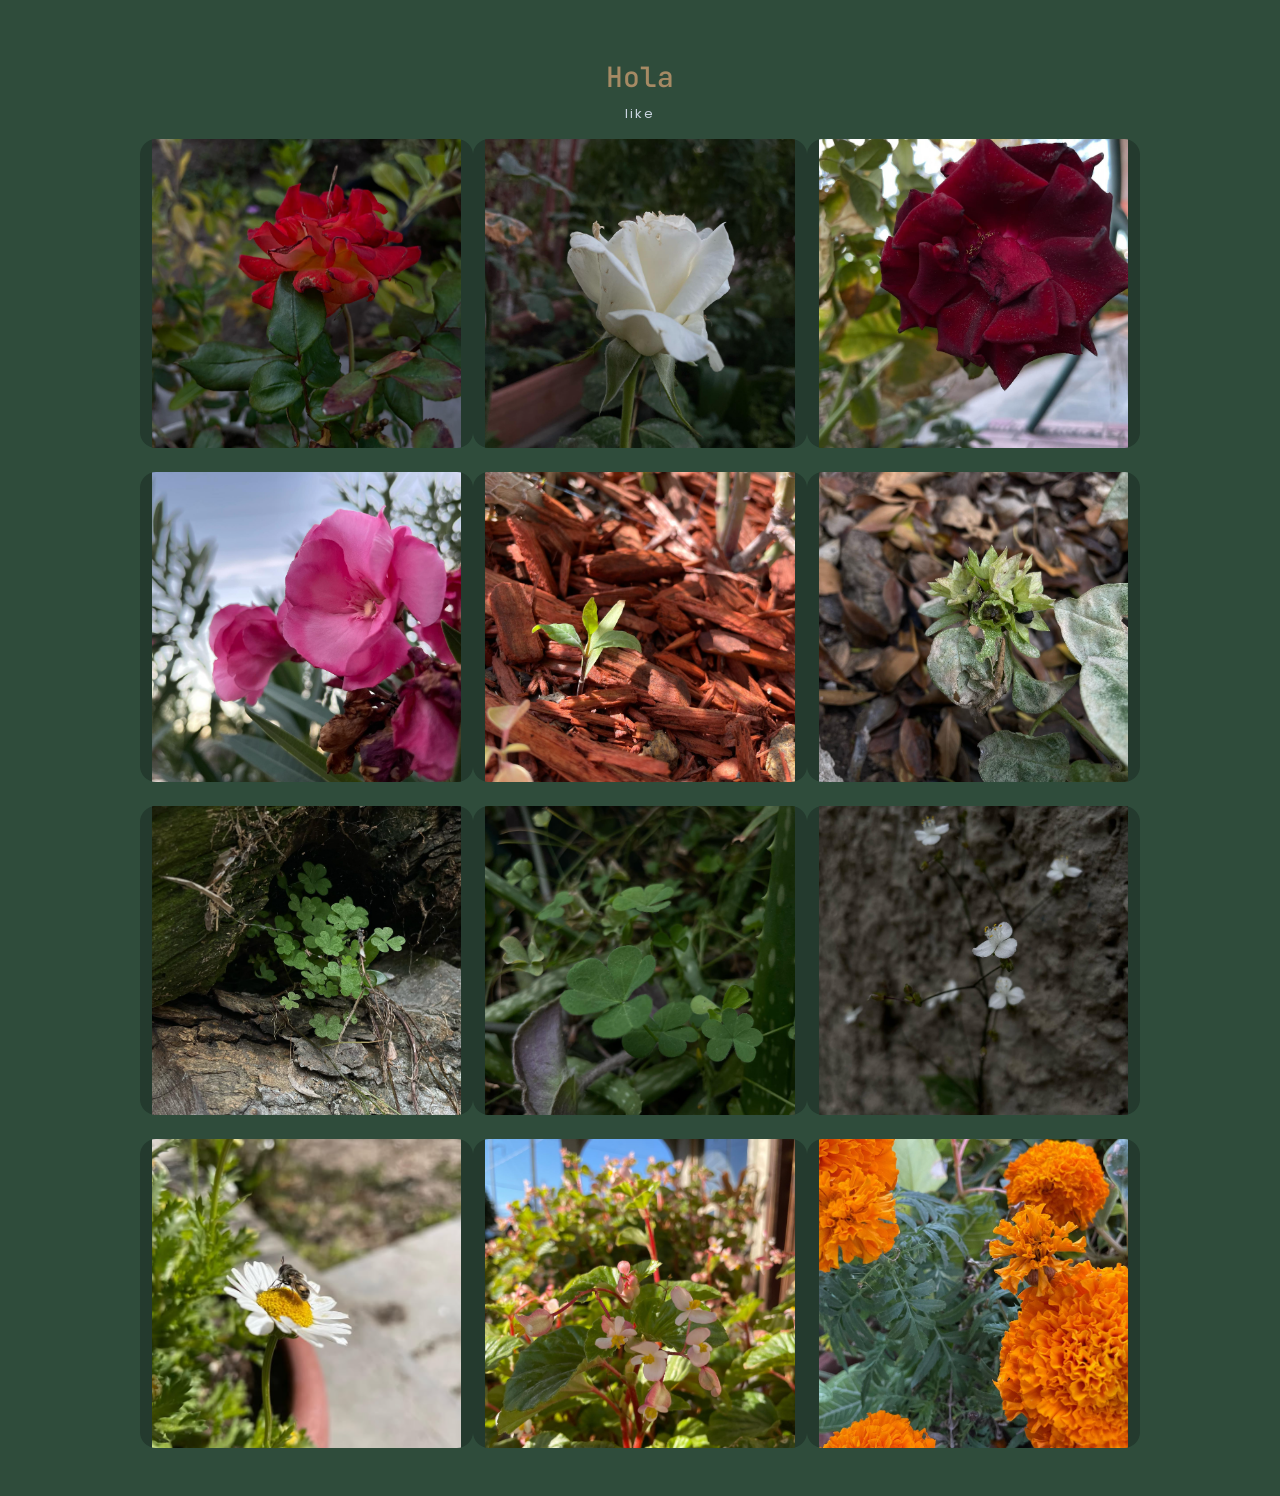
<file: flores 3.html>
<!DOCTYPE html>
<html lang="es">
<head>
<meta charset="UTF-8">
<title>Galería</title>

<link href="https://cdn.jsdelivr.net/npm/bootstrap@5.3.3/dist/css/bootstrap.min.css" rel="stylesheet">

<!-- SOLO 2 TIPOGRAFÍAS -->
<link href="https://fonts.googleapis.com/css2?family=Poppins:wght@300;400;500&family=JetBrains+Mono:wght@400;600&display=swap" rel="stylesheet">

<style>

:root {
  --bg: #2f4c3b;
  --surface: #243a2e;
  --text: #e6e6e6;
  --accent: #a68a64;
}

/* BASE */
body {
  background: var(--bg);
  color: var(--text);
  font-family: 'Poppins', sans-serif;
}

/* TITULO */
h1 {
  font-family: 'JetBrains Mono', monospace;
  font-size: 28px;
  text-align: center;
  margin: 60px 0 10px;
  color: var(--accent);
}

/* SUBTITULO */
p {
  text-align: center;
  color: #cbd5e1;
  margin-bottom: 40px;
  font-size: 13px;
  letter-spacing: 2px;
}

/* GALERIA */
.gallery {
  max-width: 1000px;
  margin: auto;
}

/* ITEM */
.item {
  position: relative;
  overflow: hidden;
  border-radius: 16px;
  background: var(--surface);
}

/* IMAGEN */
.item img {
  width: 100%;
  aspect-ratio: 1/1;
  object-fit: cover;
  transition: 0.5s ease;
}

/* HOVER */
.item:hover img {
  transform: scale(1.08);
  filter: brightness(0.8);
}

/* OVERLAY TECH */
.item::after {
   content: "";
  position: absolute;
  inset: 0;
  background: rgba(0,0,0,0.3);
  opacity: 0;
  transition: 0.3s;
}

.item:hover::after {
  opacity: 1;
}

/* ANIMACION */
.item {
  opacity: 0;
  transform: translateY(20px);
  animation: fadeUp 0.7s ease forwards;
}

.item:nth-child(1){animation-delay:.1s;}
.item:nth-child(2){animation-delay:.2s;}
.item:nth-child(3){animation-delay:.3s;}
.item:nth-child(4){animation-delay:.4s;}
.item:nth-child(5){animation-delay:.5s;}
.item:nth-child(6){animation-delay:.6s;}

@keyframes fadeUp {
  to {
    opacity: 1;
    transform: translateY(0);
  }
}

/* MODAL */
.modal-img {
  width: 100%;
  border-radius: 12px;
  transform: scale(0.8);
  transition: 0.4s;
}

.modal.show .modal-img {
  transform: scale(1);
}

</style>
</head>

<body>

<h1>Hola</h1>
<p>like</p>

<div class="container gallery">
  <div class="row g-4">

  <div class="container gallery">
  <div class="row g-4">

    <div class="col-6 col-md-4 item">
      <img src="Captura de pantalla 2026-04-22 071923.png" onclick="openModal(this.src)">
    </div>

    <div class="col-6 col-md-4 item">
      <img src="Captura de pantalla 2026-04-22 071935.png" onclick="openModal(this.src)">
    </div>

    <div class="col-6 col-md-4 item">
      <img src="Captura de pantalla 2026-04-22 071943.png" onclick="openModal(this.src)">
    </div>

    <div class="col-6 col-md-4 item">
      <img src="Captura de pantalla 2026-04-22 071950.png" onclick="openModal(this.src)">
    </div>

    <div class="col-6 col-md-4 item">
      <img src="Captura de pantalla 2026-04-22 072013.png" onclick="openModal(this.src)">
    </div>

    <div class="col-6 col-md-4 item">
      <img src="Captura de pantalla 2026-04-22 072030.png" onclick="openModal(this.src)">
    </div>

    <div class="col-6 col-md-4 item">
      <img src="Captura de pantalla 2026-04-22 072049.png" onclick="openModal(this.src)">
    </div>

    <div class="col-6 col-md-4 item">
      <img src="Captura de pantalla 2026-04-22 075501.png" onclick="openModal(this.src)">
    </div>

    <div class="col-6 col-md-4 item">
      <img src="Captura de pantalla 2026-04-22 075509.png" onclick="openModal(this.src)">
    </div>

    <div class="col-6 col-md-4 item">
      <img src="Captura de pantalla 2026-04-22 075539.png" onclick="openModal(this.src)">
    </div>

    <div class="col-6 col-md-4 item">
      <img src="Captura de pantalla 2026-04-22 075559.png" onclick="openModal(this.src)">
    </div>

    <div class="col-6 col-md-4 item">
      <img src="Captura de pantalla 2026-04-22 075625.png" onclick="openModal(this.src)">
    </div>

  </div>
</div>
  </div>
</div>

<!-- MODAL -->
<div class="modal fade" id="imgModal">
  <div class="modal-dialog modal-dialog-centered">
    <div class="modal-content bg-dark border-0">
      <div class="modal-body text-center">
        <img id="modalImage" class="modal-img">
      </div>
    </div>
  </div>
</div>

<script src="https://cdn.jsdelivr.net/npm/bootstrap@5.3.3/dist/js/bootstrap.bundle.min.js"></script>

<script>
function openModal(src){
  document.getElementById('modalImage').src = src;
  var modal = new bootstrap.Modal(document.getElementById('imgModal'));
  modal.show();
}
</script>

<br>
<br>

</body>
</html>
</file>
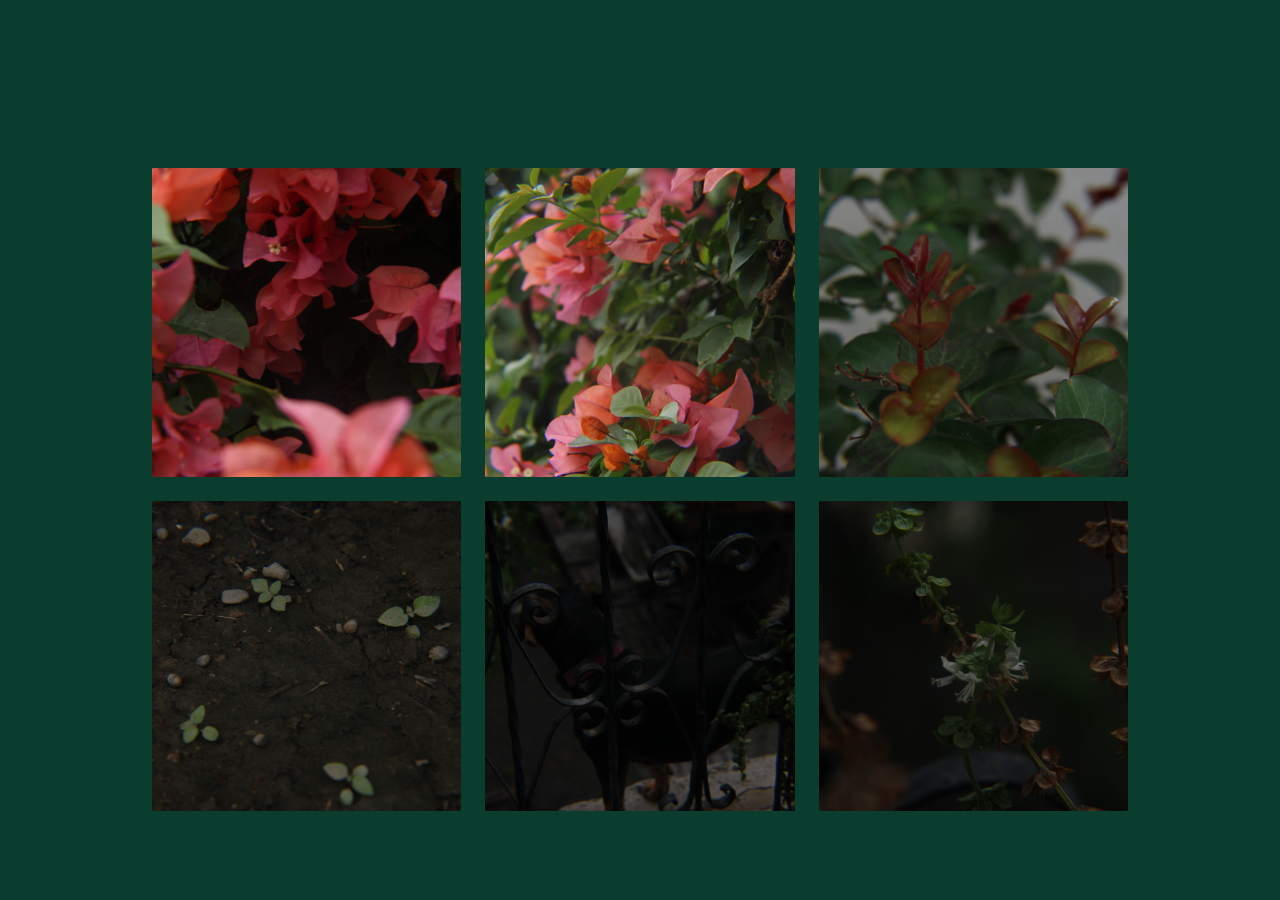
<file: flower.html>
<!DOCTYPE html>
<html lang="es">
<head>
<meta charset="UTF-8">
<title>Galería</title>

<link href="https://cdn.jsdelivr.net/npm/bootstrap@5.3.3/dist/css/bootstrap.min.css" rel="stylesheet">

<!-- SOLO 2 FUENTES (PRO) -->
<link href="https://fonts.googleapis.com/css2?family=Great+Vibes&family=Poppins:wght@300;400;500&display=swap" rel="stylesheet">

<style>

:root {
  --bg: #0b3d2e;
  --surface: #102f25;
  --text: #f8f5f2;
  --muted: #cbd5e1;
  --accent: #f4a261;
}

/* BASE */
body {
  background: var(--bg);
  font-family: 'Poppins', sans-serif;
  color: var(--text);
}

/* CONTENIDO */
.contenido {
  max-width: 900px;
  margin: 80px auto 40px;
  text-align: center;
}

/* TITULO LETTERING */
h1 {
  font-family: 'Great Vibes', cursive;
  font-size: 70px;
  color: var(--accent);
  margin-bottom: 10px;
}

/* SUBTITULO */
h2 {
  font-size: 14px;
  letter-spacing: 3px;
  color: var(--muted);
  text-align: center;
  margin-bottom: 60px;
}

/* GALERIA */
.gallery {
  max-width: 1000px;
  margin: auto;
}

/* ITEM */
.item {
  position: relative;
  overflow: hidden;
  border-radius: 16px;
}

/* IMAGEN */
.item img {
  width: 100%;
  aspect-ratio: 1/1;
  object-fit: cover;
  transition: 0.5s ease;
}

/* HOVER PRO */
.item:hover img {
  transform: scale(1.1);
  filter: brightness(0.85);
}

/* OVERLAY SUAVE */
.item::after {
  content: "";
  position: absolute;
  inset: 0;
  background: linear-gradient(transparent, rgba(0,0,0,0.5));
  opacity: 0;
  transition: 0.4s;
}

.item:hover::after {
  opacity: 1;
}

/* ANIMACION */
.item {
  opacity: 0;
  transform: translateY(30px);
  animation: fadeUp 0.8s ease forwards;
}

.item:nth-child(1){animation-delay:.1s;}
.item:nth-child(2){animation-delay:.2s;}
.item:nth-child(3){animation-delay:.3s;}
.item:nth-child(4){animation-delay:.4s;}
.item:nth-child(5){animation-delay:.5s;}
.item:nth-child(6){animation-delay:.6s;}

@keyframes fadeUp {
  to {
    opacity: 1;
    transform: translateY(0);
  }
}

/* MODAL */
.modal-img {
  width: 100%;
  border-radius: 12px;
  transform: scale(0.8);
  transition: 0.4s;
}

.modal.show .modal-img {
  transform: scale(1);
}

</style>
</head>

<body>

<div class="contenido">
 <br>
 <br>
</div>

<div class="container gallery">
  <div class="row g-4">

    <div class="col-6 col-md-4 item">
      <img src="IMG_9693.JPG" onclick="openModal(this.src)">
    </div>

    <div class="col-6 col-md-4 item">
      <img src="IMG_9694.JPG" onclick="openModal(this.src)">
    </div>

    <div class="col-6 col-md-4 item">
      <img src="IMG_9700.JPG" onclick="openModal(this.src)">
    </div>

    <div class="col-6 col-md-4 item">
      <img src="IMG_9707.JPG" onclick="openModal(this.src)">
    </div>

    <div class="col-6 col-md-4 item">
      <img src="IMG_9720.JPG" onclick="openModal(this.src)">
    </div>

    <div class="col-6 col-md-4 item">
      <img src="IMG_9721.JPG" onclick="openModal(this.src)">
    </div>

  </div>
</div>

<!-- MODAL -->
<div class="modal fade" id="imgModal">
  <div class="modal-dialog modal-dialog-centered">
    <div class="modal-content bg-dark border-0">
      <div class="modal-body text-center">
        <img id="modalImage" class="modal-img">
      </div>
    </div>
  </div>
</div>

<script src="https://cdn.jsdelivr.net/npm/bootstrap@5.3.3/dist/js/bootstrap.bundle.min.js"></script>

<script>
function openModal(src){
  document.getElementById('modalImage').src = src;
  var modal = new bootstrap.Modal(document.getElementById('imgModal'));
  modal.show();
}
</script>

<br>
<br>

</body>
</html>
</file>
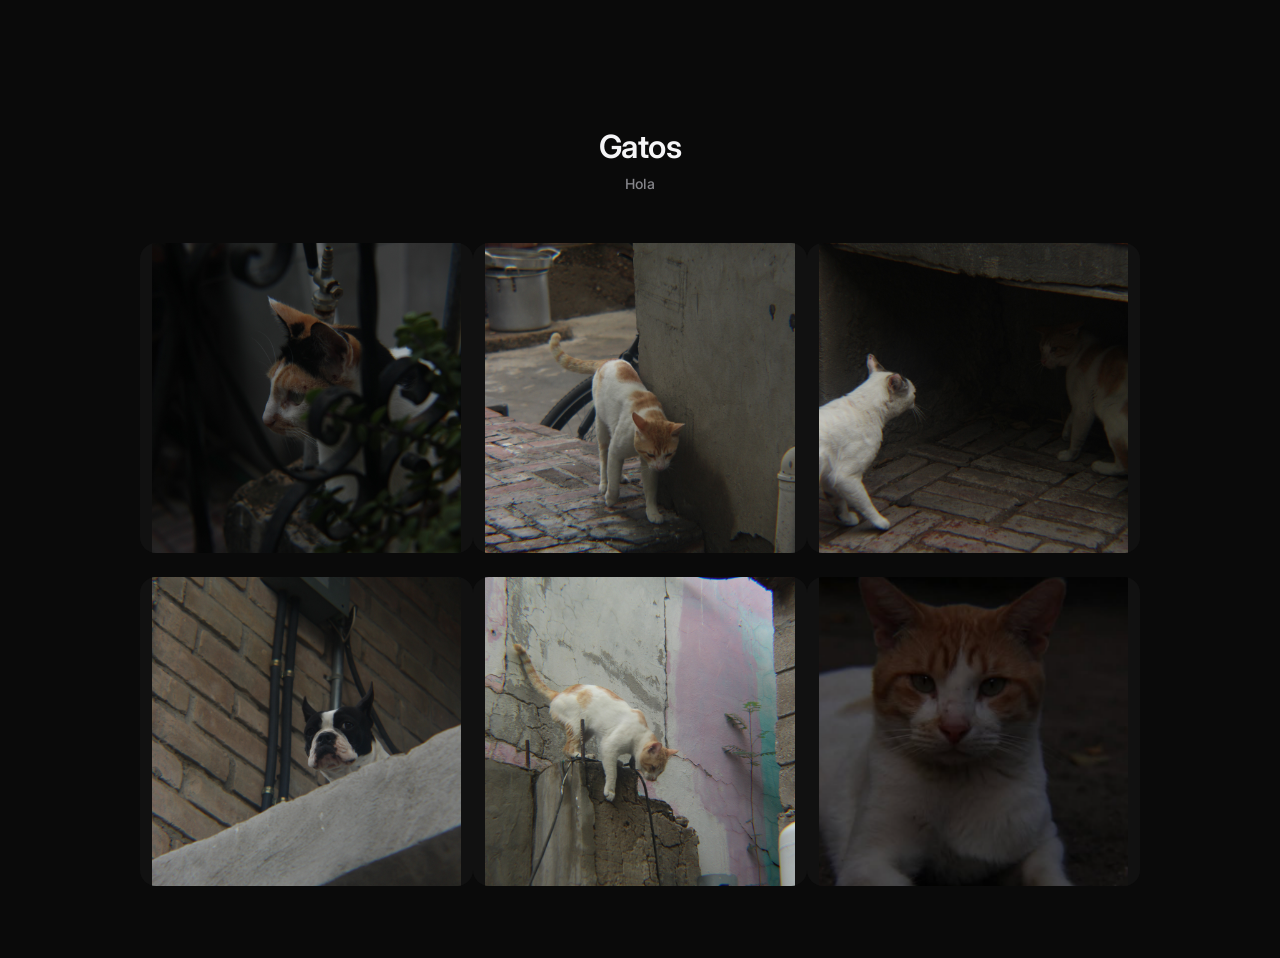
<file: fotos.html>
<!DOCTYPE html>
<html lang="es">
<head>
<meta charset="UTF-8">
<title>Galería</title>

<link href="https://cdn.jsdelivr.net/npm/bootstrap@5.3.3/dist/css/bootstrap.min.css" rel="stylesheet">

<!-- FUENTE APPLE STYLE -->
<link href="https://fonts.googleapis.com/css2?family=Inter:wght@300;400;500;600&display=swap" rel="stylesheet">

<style>

:root {
  --bg: #0a0a0a;
  --surface: #111111;
  --text: #f5f5f7;
  --muted: #86868b;
}

/* BASE */
body {
  background: var(--bg);
  color: var(--text);
  font-family: 'Inter', sans-serif;
}

/* TITULOS */
h1 {
  font-size: 32px;
  font-weight: 600;
  letter-spacing: -0.5px;
  text-align: center;
  margin-bottom: 10px;
}

h2 {
  font-size: 14px;
  color: var(--muted);
  text-align: center;
  margin-bottom: 50px;
}

/* CONTENIDO */
.contenido {
  max-width: 900px;
  margin: 80px auto 40px;
  text-align: center;
}

/* GALERIA */
.gallery {
  max-width: 1000px;
  margin: auto;
}

/* ITEMS */
.item {
  position: relative;
  overflow: hidden;
  border-radius: 16px;
  background: var(--surface);
}

/* IMAGEN */
.item img {
  width: 100%;
  aspect-ratio: 1/1;
  object-fit: cover;
  transition: 0.5s ease;
}

/* HOVER PRO */
.item:hover img {
  transform: scale(1.08);
  filter: brightness(0.85);
}

/* OVERLAY SUAVE */
.item::after {
  content: "";
  position: absolute;
  inset: 0;
  background: linear-gradient(transparent, rgba(0,0,0,0.5));
  opacity: 0;
  transition: 0.4s;
}

.item:hover::after {
  opacity: 1;
}

/* ANIMACION DE ENTRADA */
.item {
  opacity: 0;
  transform: translateY(30px);
  animation: fadeUp 0.8s ease forwards;
}

/* delay automático */
.item:nth-child(1){animation-delay: .1s;}
.item:nth-child(2){animation-delay: .2s;}
.item:nth-child(3){animation-delay: .3s;}
.item:nth-child(4){animation-delay: .4s;}
.item:nth-child(5){animation-delay: .5s;}
.item:nth-child(6){animation-delay: .6s;}

@keyframes fadeUp {
  to {
    opacity: 1;
    transform: translateY(0);
  }
}

/* MODAL */
.modal-img {
  width: 100%;
  border-radius: 12px;
  transform: scale(0.8);
  transition: 0.4s;
}

.modal.show .modal-img {
  transform: scale(1);
}

</style>
</head>

<body>
  <br>
  <br>


<div class="contenido">
  <h1>Gatos</h1>
  <h2>Hola</h2>

</div>

<div class="container gallery">
  <div class="row g-4">

    <div class="col-6 col-md-4 item">
      <img src="frida.JPG" onclick="openModal(this.src)">
    </div>

    <div class="col-6 col-md-4 item">
      <img src="leo.JPG" onclick="openModal(this.src)">
    </div>

    <div class="col-6 col-md-4 item">
      <img src="pelea.JPG" onclick="openModal(this.src)">
    </div>

    <div class="col-6 col-md-4 item">
      <img src="trufa.JPG" onclick="openModal(this.src)">
    </div>

    <div class="col-6 col-md-4 item">
      <img src="IMG_9685.JPG" onclick="openModal(this.src)">
    </div>

    <div class="col-6 col-md-4 item">
      <img src="Captura de pantalla 2026-04-21 225957.png" onclick="openModal(this.src)">
    </div>

  </div>
</div>

<!-- MODAL -->
<div class="modal fade" id="imgModal">
  <div class="modal-dialog modal-dialog-centered">
    <div class="modal-content bg-dark border-0">
      <div class="modal-body text-center">
        <img id="modalImage" class="modal-img">
      </div>
    </div>
  </div>
</div>

<script src="https://cdn.jsdelivr.net/npm/bootstrap@5.3.3/dist/js/bootstrap.bundle.min.js"></script>

<script>
function openModal(src){
  document.getElementById('modalImage').src = src;
  var modal = new bootstrap.Modal(document.getElementById('imgModal'));
  modal.show();
}
</script>
<br>
<br>
<br>
</body>
</html>
</file>
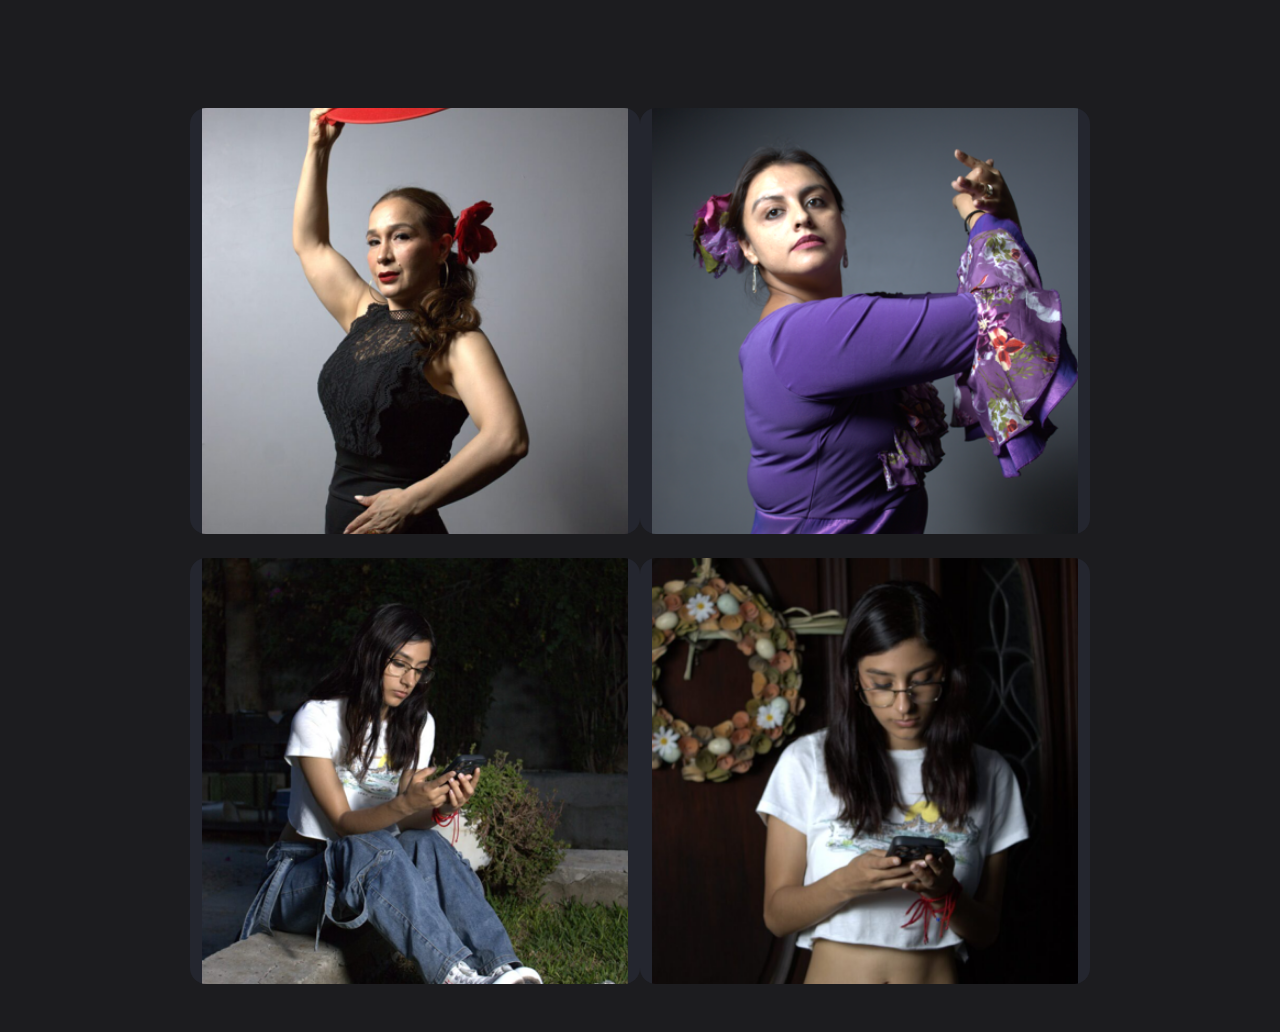
<file: perosnas.html>
<!DOCTYPE html>
<html lang="es">
<head>
<meta charset="UTF-8">
<title>Galería</title>

<link href="https://cdn.jsdelivr.net/npm/bootstrap@5.3.3/dist/css/bootstrap.min.css" rel="stylesheet">

<!-- TIPOGRAFIA PRO -->
<link href="https://fonts.googleapis.com/css2?family=Inter:wght@300;400;500;600&display=swap" rel="stylesheet">

<style>

:root {
  --bg: #1c1c1f;
  --surface: #24262f;
  --text: #f5f5f7;
  --muted: #9ca3af;
}

/* BASE */
body {
  background: var(--bg);
  color: var(--text);
  font-family: 'Inter', sans-serif;
}

/* CONTENIDO */
.contenido {
  text-align: center;
  margin: 60px 0 40px;
}

/* TITULO */
h1 {
  font-size: 28px;
  font-weight: 500;
  letter-spacing: -0.5px;
  margin-bottom: 10px;
}

/* SUBTITULO */
h2 {
  font-size: 13px;
  letter-spacing: 3px;
  color: var(--muted);
  margin-bottom: 50px;
  text-align: center;
}

/* GALERIA */
.gallery {
  max-width: 900px;
  margin: auto;
}

/* ITEM */
.item {
  position: relative;
  overflow: hidden;
  border-radius: 16px;
  background: var(--surface);
}

/* IMAGEN */
.item img {
  width: 100%;
  aspect-ratio: 1/1;
  object-fit: cover;
  transition: 0.5s ease;
}

/* HOVER */
.item:hover img {
  transform: scale(1.08);
  filter: brightness(0.85);
}

/* OVERLAY */
.item::after {
  content: "";
  position: absolute;
  inset: 0;
  background: rgba(0,0,0,0.3);
  opacity: 0;
  transition: 0.3s;
}

.item:hover::after {
  opacity: 1;
}

/* ANIMACION */
.item {
  opacity: 0;
  transform: translateY(20px);
  animation: fadeUp 0.6s ease forwards;
}

.item:nth-child(1){animation-delay:.1s;}
.item:nth-child(2){animation-delay:.2s;}
.item:nth-child(3){animation-delay:.3s;}
.item:nth-child(4){animation-delay:.4s;}

@keyframes fadeUp {
  to {
    opacity: 1;
    transform: translateY(0);
  }
}

/* MODAL */
.modal-img {
  width: 100%;
  border-radius: 12px;
  transform: scale(0.8);
  transition: 0.4s;
}

.modal.show .modal-img {
  transform: scale(1);
}

</style>
</head>

<body>

  <br>
  <br>


<div class="contenido">
  
</div>

<div class="container gallery">
  <div class="row g-4">

    <div class="col-6 item">
      <img src="1.png" onclick="openModal(this.src)">
    </div>

    <div class="col-6 item">
      <img src="3.png" onclick="openModal(this.src)">
    </div>

    <div class="col-6 item">
      <img src="2.png" onclick="openModal(this.src)">
    </div>

    <div class="col-6 item">
      <img src="4.png" onclick="openModal(this.src)">
    </div>

  </div>
</div>

<!-- MODAL -->
<div class="modal fade" id="imgModal">
  <div class="modal-dialog modal-dialog-centered">
    <div class="modal-content bg-dark border-0">
      <div class="modal-body text-center">
        <img id="modalImage" class="modal-img">
      </div>
    </div>
  </div>
</div>

<script src="https://cdn.jsdelivr.net/npm/bootstrap@5.3.3/dist/js/bootstrap.bundle.min.js"></script>

<script>
function openModal(src){
  document.getElementById('modalImage').src = src;
  var modal = new bootstrap.Modal(document.getElementById('imgModal'));
  modal.show();
}
</script>

<br>
<br>

</body>
</html>
</file>
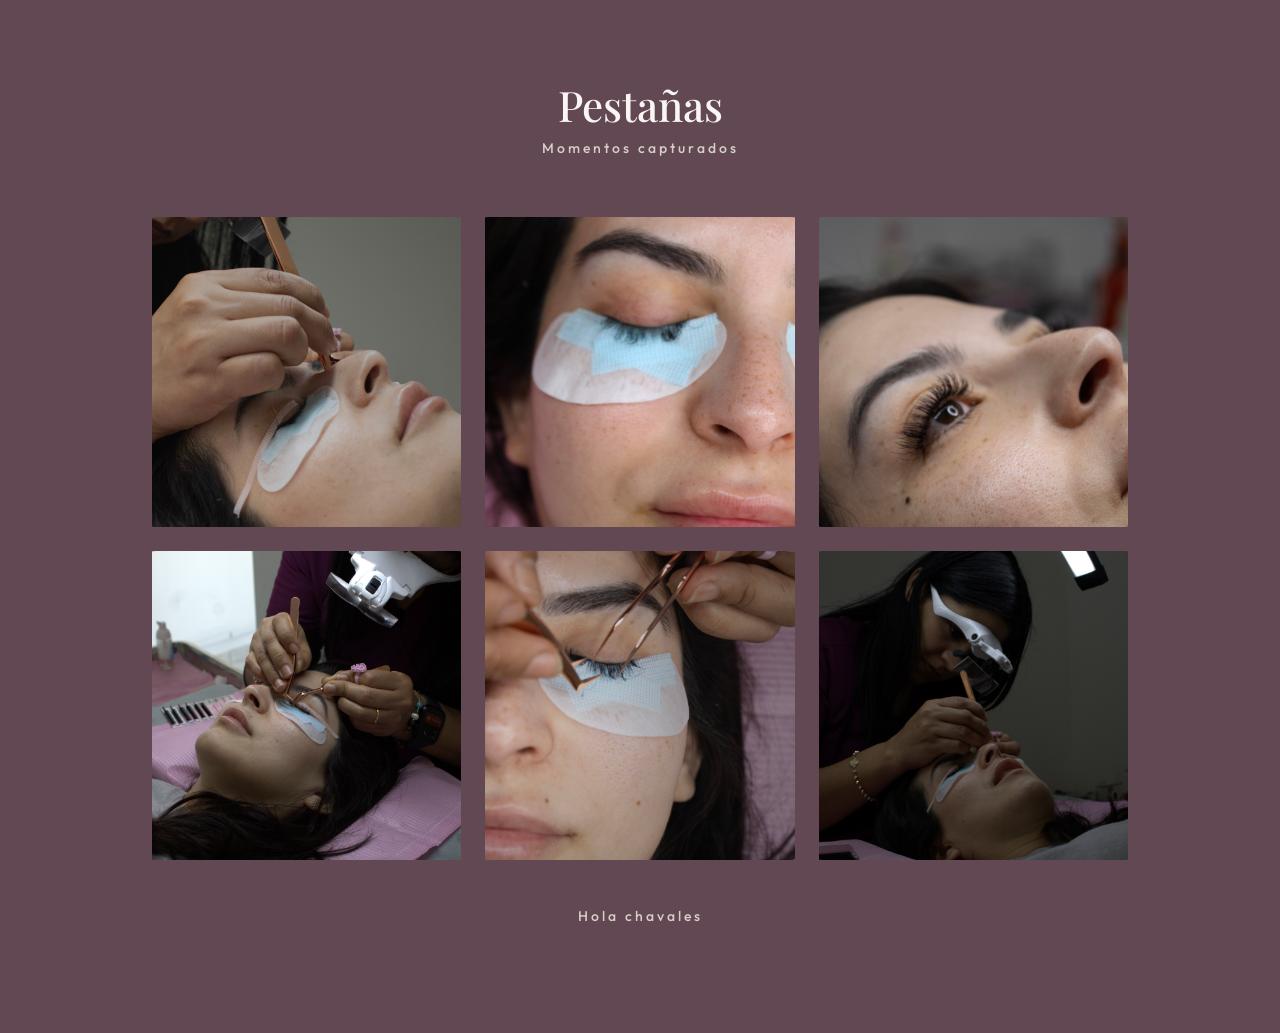
<file: trabajodecejas.html>
<!DOCTYPE html>
<html lang="es">
<head>
<meta charset="UTF-8">
<title>Galería</title>

<link href="https://cdn.jsdelivr.net/npm/bootstrap@5.3.3/dist/css/bootstrap.min.css" rel="stylesheet">

<!-- TIPOGRAFÍA ELEGANTE -->
<link href="https://fonts.googleapis.com/css2?family=Outfit:wght@300;400;600&family=Playfair+Display:wght@500&display=swap" rel="stylesheet">

<style>

:root {
  --bg: #624853;
  --surface: #4b3640;
  --text: #f8f5f2;
  --muted: #d6cfc7;
  --accent: #f4a261;
}

/* BASE */
body {
  background: var(--bg);
  color: var(--text);
  font-family: 'Outfit', sans-serif;
}

/* CONTENIDO */
.contenido {
  text-align: center;
  margin: 80px 0 40px;
}

/* TITULO */
h1 {
  font-family: 'Playfair Display', serif;
  font-size: 42px;
  margin-bottom: 10px;
}

/* SUBTITULO */
h2 {
  font-size: 14px;
  letter-spacing: 3px;
  color: var(--muted);
  text-align: center;
  margin-bottom: 60px;
}
h3{
  font-size: 14px;
  letter-spacing: 3px;
  color: var(--muted);
  text-align: center;
  margin-bottom: 60px;
}

/* GALERIA */
.gallery {
  max-width: 1000px;
  margin: auto;
}

/* ITEM */
.item {
  position: relative;
  overflow: hidden;
  border-radius: 16px;
}

/* IMAGEN */
.item img {
  width: 100%;
  aspect-ratio: 1/1;
  object-fit: cover;
  transition: 0.5s ease;
}

/* HOVER */
.item:hover img {
  transform: scale(1.1);
  filter: brightness(0.85);
}

/* OVERLAY */
.item::after {
  content: "";
  position: absolute;
  inset: 0;
  background: linear-gradient(transparent, rgba(0,0,0,0.5));
  opacity: 0;
  transition: 0.4s;
}

.item:hover::after {
  opacity: 1;
}

/* ANIMACION */
.item {
  opacity: 0;
  transform: translateY(25px);
  animation: fadeUp 0.7s ease forwards;
}

.item:nth-child(1){animation-delay:.1s;}
.item:nth-child(2){animation-delay:.2s;}
.item:nth-child(3){animation-delay:.3s;}
.item:nth-child(4){animation-delay:.4s;}
.item:nth-child(5){animation-delay:.5s;}
.item:nth-child(6){animation-delay:.6s;}

@keyframes fadeUp {
  to {
    opacity: 1;
    transform: translateY(0);
  }
}

/* MODAL */
.modal-img {
  width: 100%;
  border-radius: 12px;
  transform: scale(0.8);
  transition: 0.4s;
}

.modal.show .modal-img {
  transform: scale(1);
}

</style>
</head>

<body>

<div class="contenido">
  <h1>Pestañas</h1>
  <h2>Momentos capturados</h2>
</div>

<div class="container gallery">
  <div class="row g-4">

    <div class="col-6 col-md-4 item">
      <img src="IMG_9102.jpg" onclick="openModal(this.src)">
    </div>

    <div class="col-6 col-md-4 item">
      <img src="lololo.png" onclick="openModal(this.src)">
    </div>

    <div class="col-6 col-md-4 item">
      <img src="IMG_9155.jpg" onclick="openModal(this.src)">
    </div>

    <div class="col-6 col-md-4 item">
      <img src="3.jpg" onclick="openModal(this.src)">
    </div>

    <div class="col-6 col-md-4 item">
      <img src="IMG_9144.jpg" onclick="openModal(this.src)">
    </div>

    <div class="col-6 col-md-4 item">
      <img src="5.jpg" onclick="openModal(this.src)">
    </div>

  </div>
</div>

<!-- MODAL -->
<div class="modal fade" id="imgModal">
  <div class="modal-dialog modal-dialog-centered">
    <div class="modal-content bg-dark border-0">
      <div class="modal-body text-center">
        <img id="modalImage" class="modal-img">
      </div>
    </div>
  </div>
</div>

<script src="https://cdn.jsdelivr.net/npm/bootstrap@5.3.3/dist/js/bootstrap.bundle.min.js"></script>

<script>
function openModal(src){
  document.getElementById('modalImage').src = src;
  var modal = new bootstrap.Modal(document.getElementById('imgModal'));
  modal.show();
}
</script>

<br>
<br>
<h3>Hola chavales</h3>
<br>
<br>

</body>
</html>
</file>
